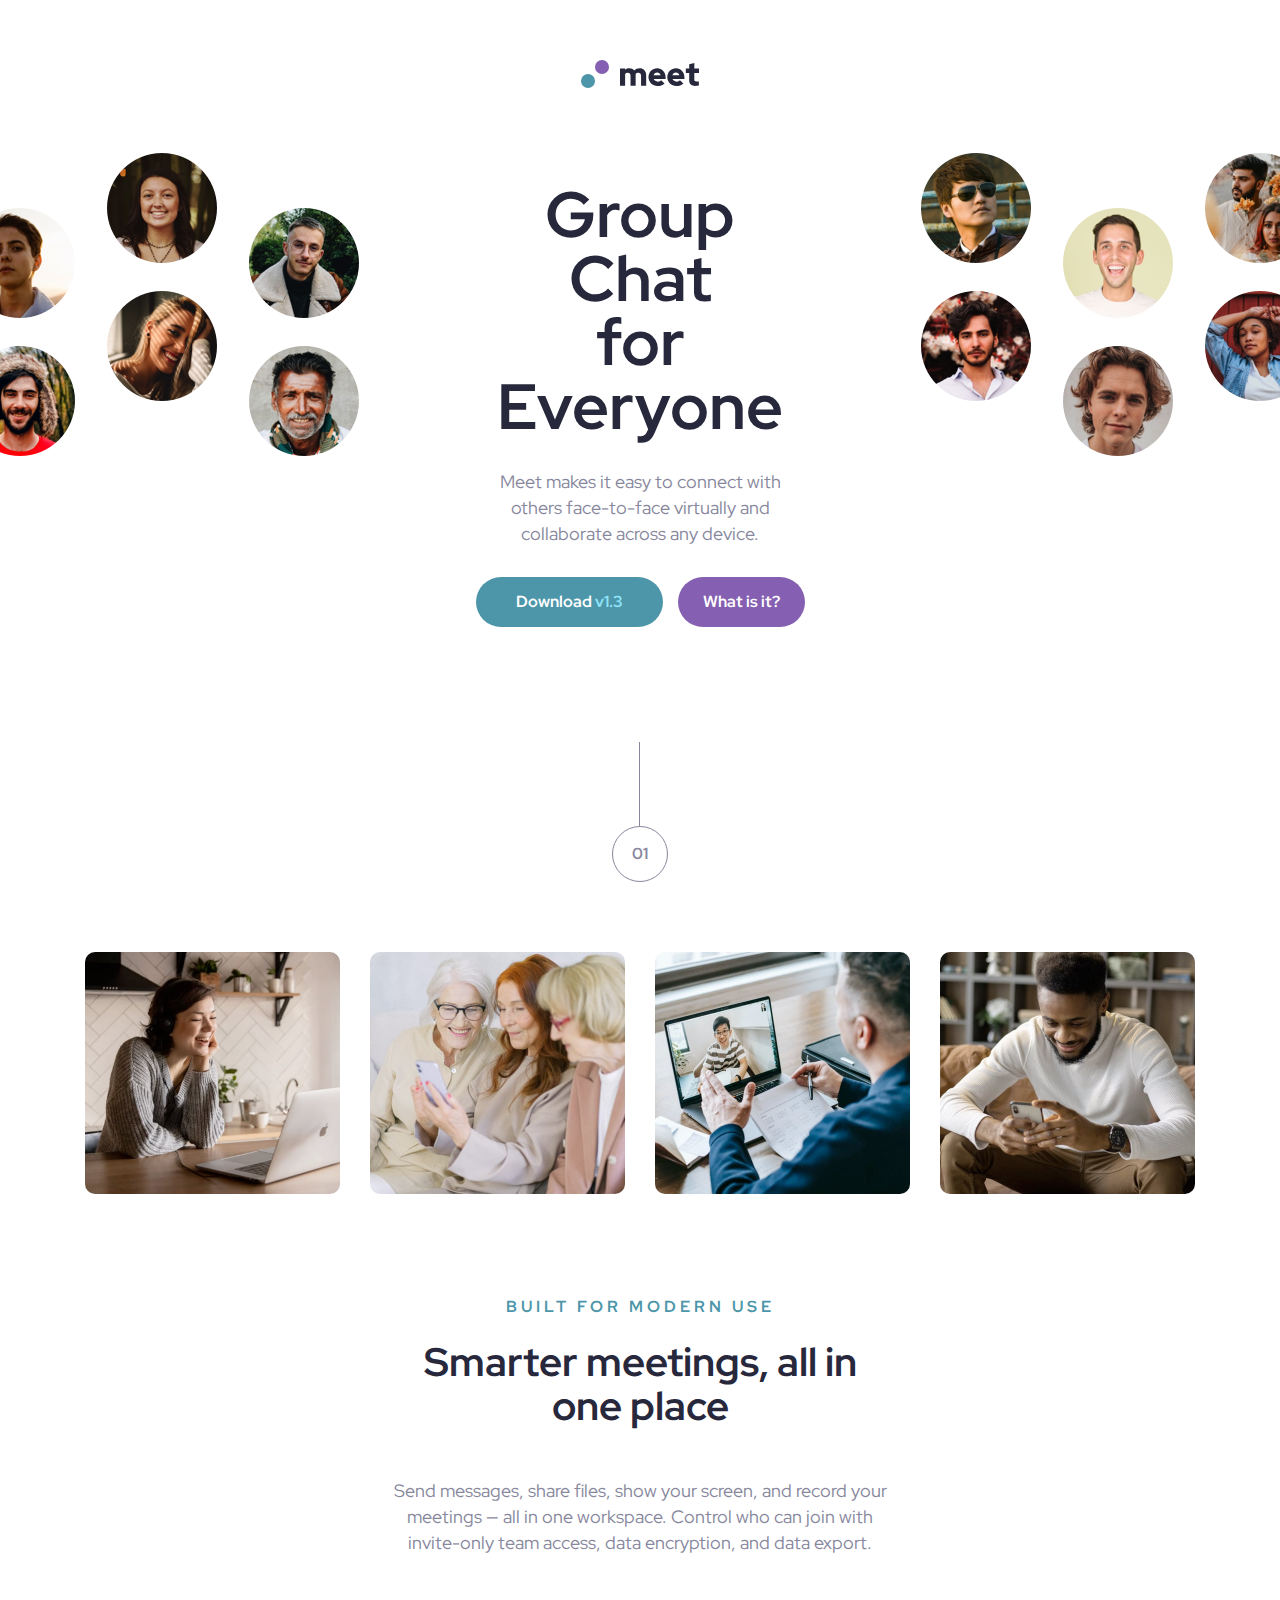
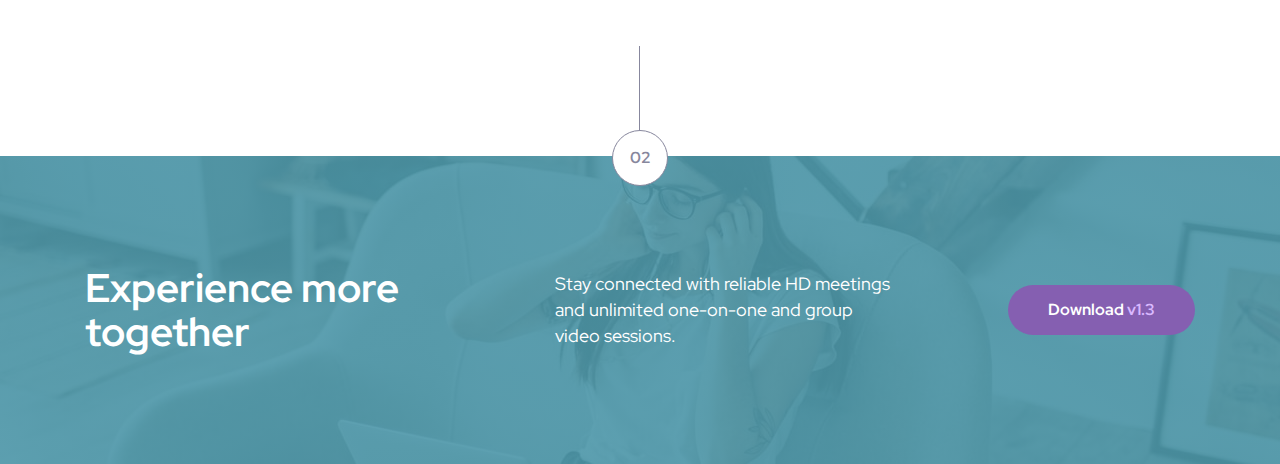
<file: index.html>
<!DOCTYPE html>
<html lang="en">
  <head>
    <meta charset="UTF-8" />
    <meta http-equiv="X-UA-Compatible" content="IE=edge" />
    <meta name="viewport" content="width=device-width, initial-scale=1.0" />
    <link
      rel="icon"
      type="image/png"
      sizes="32x32"
      href="./imgs/favicon-32x32.png"
    />

    <link rel="preconnect" href="https://fonts.googleapis.com" />
    <link rel="preconnect" href="https://fonts.gstatic.com" crossorigin />
    <link
      href="https://fonts.googleapis.com/css2?family=Red+Hat+Display:wght@400;500;700&display=swap"
      rel="stylesheet"
    />
    <link rel="stylesheet" href="./css/normalize.css" />
    <link rel="stylesheet" href="./css/styles.css" />

    <title>Frontend Mentor | Meet landing page</title>
  </head>

  <body>
    <header class="header p-6">
      <!-- <div class="logo"></div> -->
      <img src="./imgs/logo.svg" alt="Logo" class="logo" />
    </header>

    <section class="hero d-grid grid--cols-3">
      <!-- <img
        src="./imgs/desktop/image-hero-left.png"
        alt="faces of collaborators on meet on the left"
        class="hero-left__image justify--self-start"
      /> -->
      <div class="hero__image hero-left__image justify--self-start"></div>

      <div class="hero__content d-flex flex--column align--center pl-5 pr-5">
        <h1 class="hero__heading text--align-center mt-3 mb-3">
          <span>Group Chat</span> <span>for Everyone</span>
        </h1>
        <p class="hero__text text--align-center mb-3">
          Meet makes it easy to connect with others face-to-face virtually and
          collaborate across any device.
        </p>
        <div class="hero__buttons d-flex gap-1 mb-1">
          <a href="#" class="btn btn--primary btn--long"
            >Download <span class="text-light-blue">v1.3</span></a
          >
          <a href="#" class="btn btn--accent btn--short">What is it?</a>
        </div>
      </div>

      <div class="hero__image hero-right__image justify--self-end"></div>

      <!-- <img
        src="./imgs/desktop/image-hero-right.png"
        alt="faces of collaborators on meet on the right"
        class="hero-right__image justify--self-end"
      /> -->
    </section>

    <div class="number-line__container mt-10 mb-7">
      <div class="">
        <div class="line"></div>
        <span class="number">01</span>
      </div>
    </div>

    <section class="image--gallery d-flex justify--content-space-between">
      <img
        src="./imgs/desktop/image-woman-in-videocall.jpg"
        alt=""
        class="gallery__image"
      />
      <img
        src="./imgs/desktop/image-women-videochatting.jpg"
        alt=""
        class="gallery__image"
      />
      <img
        src="./imgs/desktop/image-men-in-meeting.jpg"
        alt=""
        class="gallery__image"
      />
      <img
        src="./imgs/desktop/image-man-texting.jpg"
        alt=""
        class="gallery__image"
      />
    </section>

    <section
      class="functionality mt-10 mb-20 center-container d-flex flex--column align--center"
    >
      <h2 class="functionality__heading mb-2">Built for modern use</h2>
      <h3 class="functionality__subheading mb-5 text--align-center pl-5 pr-5">
        Smarter meetings, all in one place
      </h3>
      <p class="functionality__text text--align-center pl-2 pr-2">
        Send messages, share files, show your screen, and record your meetings —
        all in one workspace. Control who can join with invite-only team access,
        data encryption, and data export.
      </p>
    </section>

    <footer class="footer d-flex align--center">
      <div
        class="footer__content center-container d-grid grid--cols-3 align--items-center"
      >
        <h2 class="footer__left footer__item justify--self-start">
          Experience more together
        </h2>
        <p class="footer__text footer__item justify--self-end">
          Stay connected with reliable HD meetings and unlimited one-on-one and
          group video sessions.
        </p>
        <a
          href="#"
          class="footer__right footer__item btn btn--accent btn--long justify--self-end"
          >Download <span class="text-accent-light">v1.3</span></a
        >
      </div>

      <div class="number-line__container footer__number">
        <div class="">
          <div class="line"></div>
          <span class="number bg-white">02</span>
        </div>
      </div>
    </footer>
  </body>
</html>
</file>
<file: css/styles.css>
:root {
  /* Color palette */
  --color-primary: #4d96a9;
  --color-primary-light: #71c0d4;
  --color-accent: #855fb1;
  --color-headings: #28283d;
  --color-text-dark: #87879d;
  --color-text-light: #fafafa;
  --color-white: #ffffff;
  --color-light-blue: #8fe3f9;
  --color-accent-light: #b18bdd;
  --color-accent-text: #d9b8ff;
}

*,
*::before,
*::after {
  box-sizing: border-box;
  padding: 0;
  margin: 0;
}

html {
  font-size: 62.5%;
}

body {
  font-family: "Red Hat Display", sans-serif;
  font-size: 1.8rem;
  color: var(--color-text-dark);
  overflow-x: hidden;
}

/* Headings */
h1 {
  font-size: 6.4rem;
  color: var(--color-headings);
  line-height: 6.4rem;
  margin: 0;
}

h2 {
  font-size: 4rem;
  color: var(--color-headings);
  line-height: 4.4rem;
}

h3 {
  font-size: 3rem;
  color: var(--color-headings);
}

p {
  line-height: 2.6rem;
}

/* Anchors */
a {
  text-decoration: none;
  color: var(--color-text-light);
  display: inline-block;
}

/* Buttons */
.btn {
  border-radius: 50px;
  border: 0;
  cursor: pointer;
  font-family: inherit;
  font-size: 1.6rem;
  font-weight: bold;
  white-space: nowrap;
  transition: background-color 0.2s;
}

.btn--primary {
  background-color: var(--color-primary);
  color: var(--color-white);
}

.btn--primary:hover,
btn--primary:active {
  background-color: var(--color-primary-light);
}

.btn--accent {
  background-color: var(--color-accent);
  color: var(--color-white);
}

.btn--accent:hover,
.btn--accent:active {
  background-color: var(--color-accent-light);
}

.btn--short {
  padding: 1.6rem 2.5rem;
}

.btn--long {
  padding: 1.6rem 4rem;
}

/* Text */
.text-light-blue {
  color: var(--color-light-blue);
}

.text-accent-light {
  color: var(--color-accent-text);
}

.text--align-center {
  text-align: center;
}

/* Numbers */
.line {
  background-color: var(--color-text-dark);
  height: 8.4rem;
  left: 2.7rem;
  position: relative;
  width: 0.1rem;
}

.number {
  align-items: center;
  border-radius: 50%;
  border: 1px solid var(--color-text-dark);
  display: flex;
  font-size: 1.6rem;
  font-weight: bold;
  height: 5.6rem;
  justify-content: center;
  width: 5.6rem;
}

.number-line__container {
  display: flex;
  justify-content: center;
}

/* Grids */
.d-grid {
  display: grid;
}

.grid--cols-3 {
  grid-template-columns: repeat(3, 1fr);
}

.grid--cols-4 {
  grid-template-columns: repeat(4, 1fr);
}

.justify--self-start {
  justify-self: start;
}

.justify--self-end {
  justify-self: end;
}

.justify--self-center {
  justify-self: center;
}

.align--items-center {
  align-items: center;
}

.align--self-center {
  align-self: center;
}

/* Flex */
.d-flex {
  display: flex;
}

.flex--column {
  flex-direction: column;
}

.align--center {
  align-items: center;
}

.align--items-start {
  align-items: flex-start;
}

.justify--content-space-between {
  justify-content: space-between;
}

/* Gaps */
.gap-1 {
  gap: 1.5rem;
}

.gap-2 {
  gap: 2rem;
}

.gap-3 {
  gap: 3rem;
}

.gap-5 {
  gap: 5rem;
}

/* margins */
.mt-1 {
  margin-top: 1.5rem;
}

.mt-2 {
  margin-top: 2rem;
}

.mt-3 {
  margin-top: 3rem;
}

.mt-10 {
  margin-top: 10rem;
}

.mb-1 {
  margin-bottom: 1.5rem;
}

.mb-2 {
  margin-bottom: 2rem;
}

.mb-3 {
  margin-bottom: 3rem;
}

.mb-5 {
  margin-bottom: 5rem;
}

.mb-7 {
  margin-bottom: 7rem;
}

.mb-20 {
  margin-bottom: 20rem;
}

/* Paddings */
.p-1 {
  padding: 1.5rem;
}

.p-2 {
  padding: 2rem;
}

.p-3 {
  padding: 3rem;
}

.p-6 {
  padding: 6rem;
}

.pt-1 {
  padding-top: 1.5rem;
}

.pt-2 {
  padding-top: 2rem;
}

.pt-3 {
  padding-top: 3rem;
}

.pb-1 {
  padding-bottom: 1.5rem;
}

.pb-2 {
  padding-bottom: 2rem;
}

.pb-3 {
  padding-bottom: 3rem;
}

.pl-1 {
  padding-left: 1.5rem;
}

.pl-2 {
  padding-left: 2rem;
}

.pl-3 {
  padding-left: 3rem;
}

.pl-5 {
  padding-left: 5rem;
}

.pr-1 {
  padding-right: 1.5rem;
}

.pr-2 {
  padding-right: 2rem;
}

.pr-3 {
  padding-right: 3rem;
}

.pr-5 {
  padding-right: 5rem;
}

/* Backgrounds */
.bg-white {
  background-color: var(--color-white);
}

/* Container */
.center-container {
  margin-left: auto;
  margin-right: auto;
}

/* Header */
.header {
  text-align: center;
}

/* Hero Section */
.hero__content {
}

.hero-right__image {
  background-image: url(../imgs/desktop/image-hero-right.png);
  background-repeat: no-repeat;
  margin-right: -3.5rem;
  width: 394px;
}

.hero-left__image {
  background-image: url(../imgs/desktop/image-hero-left.png);
  background-repeat: no-repeat;
  margin-left: -3.5rem;
  width: 394px;
}

/* .hero-right__image {
  margin-right: -3.3rem;
  max-width: 303px;
} */

.hero__heading {
  font-size: 6.4rem;
}

.hero__heading span {
  display: block;
}

/* Image Gallery */
.image--gallery {
  max-width: 111rem;
  margin: 0 auto;
}

.gallery__image {
  max-width: 255px;
  border-radius: 1rem;
}

/* Functionality Section */
.functionality {
  max-width: 54rem;
}

.functionality__heading {
  color: var(--color-primary);
  font-size: 1.6rem;
  letter-spacing: 4px;
  text-transform: uppercase;
  font-weight: bold;
  line-height: 2.6rem;
}

.functionality__subheading {
  font-size: 4rem;
  line-height: 4.4rem;
}

/* Footer */
.footer {
  background-image: linear-gradient(
      rgba(77, 151, 169, 0.9),
      rgba(77, 151, 169, 0.9)
    ),
    url(../imgs/desktop/image-footer.jpg);
  background-size: cover;
  background-position: top;
  height: 308px;

  position: relative;
}

.footer p {
  color: var(--color-white);
}

.footer h2 {
  color: var(--color-white);
}

.footer__content {
  max-width: 111rem;
}

.footer__text {
  margin-left: 10rem;
  margin-right: -7rem;
}

.footer__number {
  position: absolute;
  top: -11rem;
  left: 50%;
  transform: translateX(-50%);
  z-index: 100;
}

/* Media Queries for tablets */
@media screen and (max-width: 768px) {
  p {
    font-size: 1.6rem;
  }

  .header {
    /* padding: 60; */
    margin: auto;
    width: 100%;
  }

  .hero {
    display: flex;
    flex-direction: column;
    justify-content: center;
    align-items: center;
    margin-top: 2rem;
  }

  .hero__image {
    display: none;
  }

  .hero::before {
    content: "";
    background-image: url(../imgs/tablet/image-hero.png);
    height: 303px;
    width: 820px;
    background-size: cover;
    background-position: center;
    background-repeat: no-repeat;
    margin-bottom: 5rem;
  }

  .hero__heading {
    font-size: 4.8rem;
    line-height: 4.8rem;
  }

  .hero__text {
    padding: 0 8rem;
  }

  .btn--long {
    padding: 2.4rem 4.8rem;
  }

  .btn--short {
    padding: 2.4rem 3.6rem;
  }

  .image--gallery {
    width: 689px;
    display: grid;
    grid-template-columns: repeat(4, 1fr);
    gap: 1rem;
  }

  .gallery__image {
    width: 100%;
  }

  .functionality {
    margin-top: 5rem;
  }

  .functionality__subheading {
    margin-bottom: 3rem;
  }

  .functionality__text {
    padding: 0;
  }

  .footer {
    height: 428px;
  }

  .footer p {
    font-size: 1.8rem;
  }

  .footer__content {
    display: flex;
    flex-direction: column;
    width: 100%;
    gap: 3rem;
    align-items: center;
    justify-content: center;
  }

  .footer__text {
    margin: 0;
    text-align: center;
    padding: 0 10rem;
  }

  .footer__left {
    padding: 0 20rem;
    text-align: center;
  }
}

/* Media Queries for small phones */
@media screen and (max-width: 375px) {
  p {
    font-size: 1.6rem;
    line-height: 2.6rem;
  }

  .hero__image {
    display: none;
  }

  .hero::before {
    content: "";
    background-image: url(../imgs/tablet/image-hero.png);
    height: 153px;
    width: 414px;
    background-size: cover;
    background-position: center;
    background-repeat: no-repeat;
  }

  .hero {
    display: flex;
    flex-direction: column;
    justify-content: center;
    align-items: center;
    margin-top: 0;
  }

  .hero__content {
    margin-top: 2rem;
  }

  .hero__heading {
    font-size: 4rem;
    line-height: 4.4rem;
    margin: 0;
  }

  .hero__text {
    padding: 0;
    width: 320px;
    margin-top: 3rem;
  }

  .hero__buttons {
    flex-direction: column;
    justify-content: center;
    align-items: center;
  }

  .number-line__container {
    margin-top: 6rem;
  }

  .image--gallery {
    grid-template-columns: repeat(2, 1fr);
    width: 327px;
    gap: 2rem;
  }

  .functionality {
    margin-bottom: 18rem;
  }

  .functionality__heading {
    margin-top: 2.5rem;
    letter-spacing: 4px;
  }

  .functionality__subheading {
    font-size: 3.2rem;
    padding: 0 3rem;
    line-height: 3.6rem;
  }

  .functionality__text {
    padding: 0 3rem;
  }

  .footer {
    position: relative;
    margin-top: 0;
  }

  .footer__content {
    margin-bottom: 3rem;
  }

  .footer .number-line__container {
    position: absolute;
    top: -17rem;
    /* right: 0; */
  }

  .footer__left {
    padding: 0 2rem;
    margin-top: 5rem;
  }

  .footer__text {
    padding: 0 5rem;
    margin-top: 0;
  }
}
</file>
